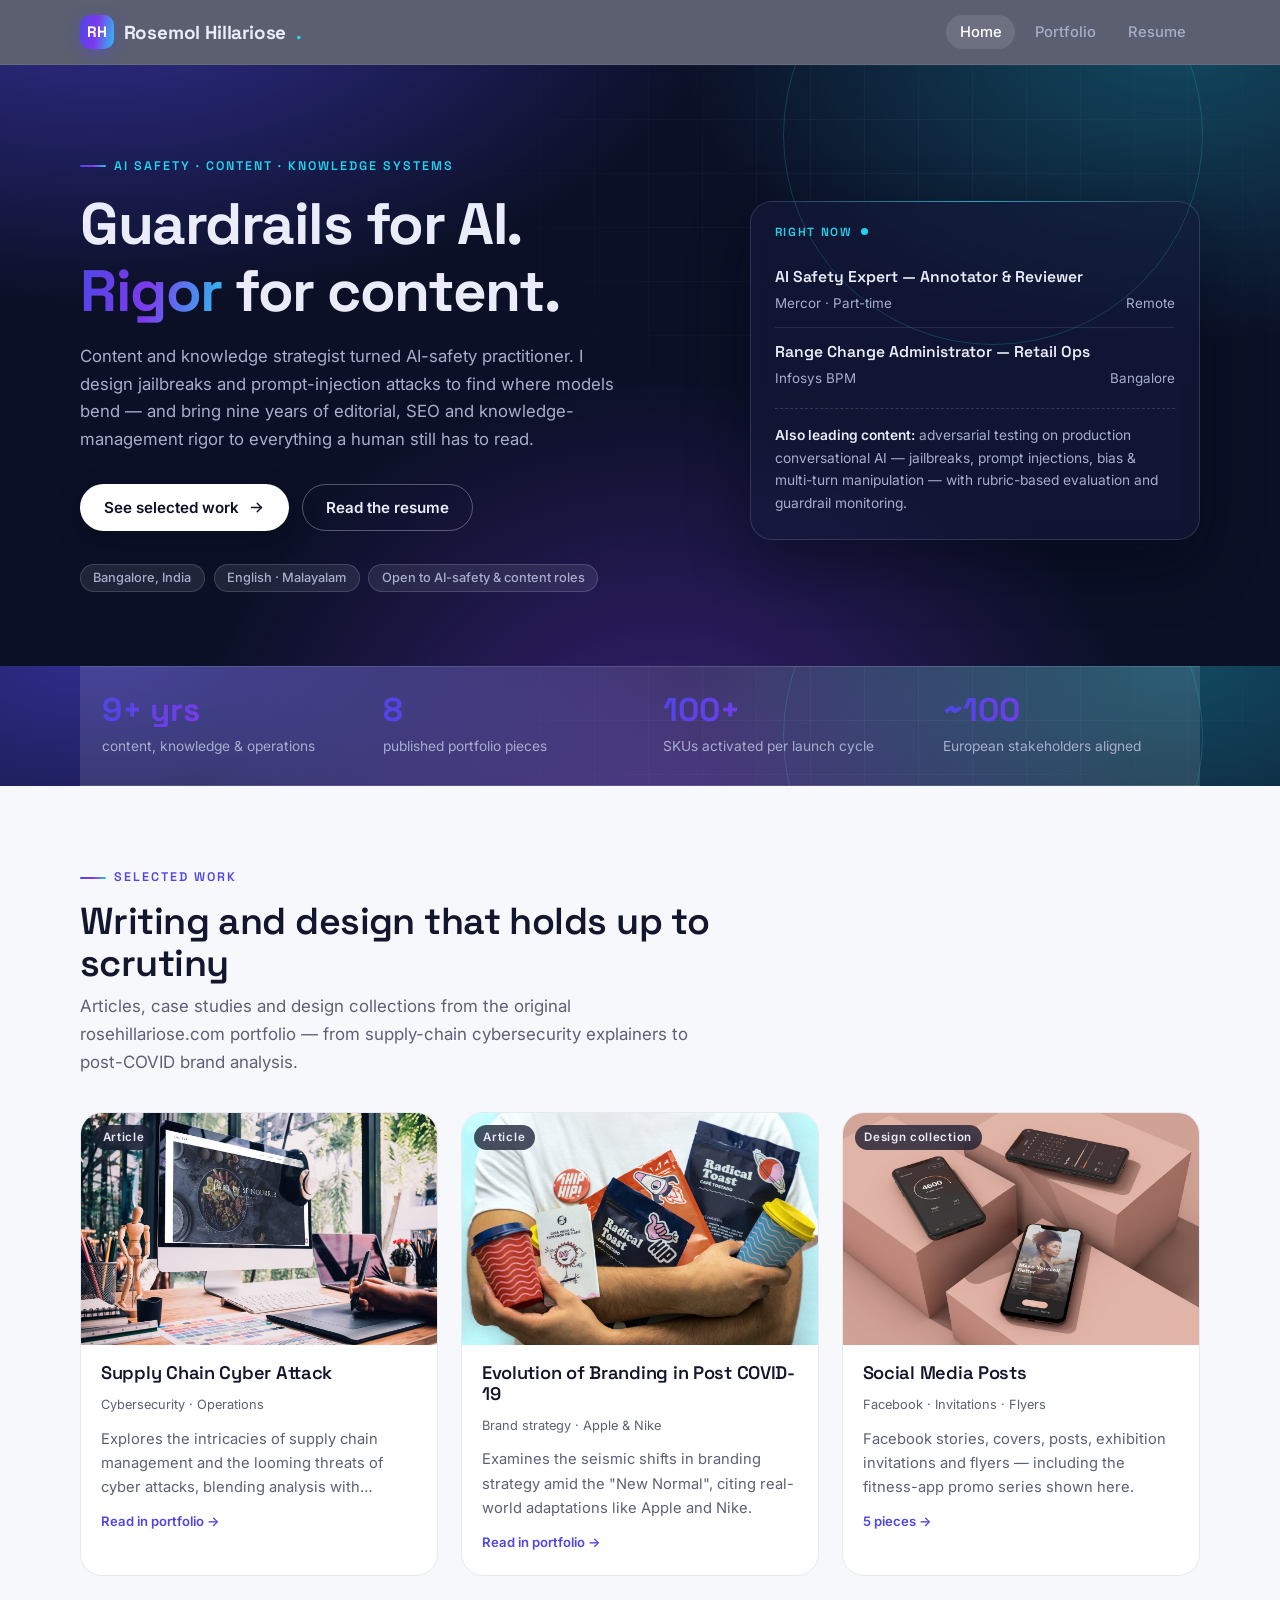
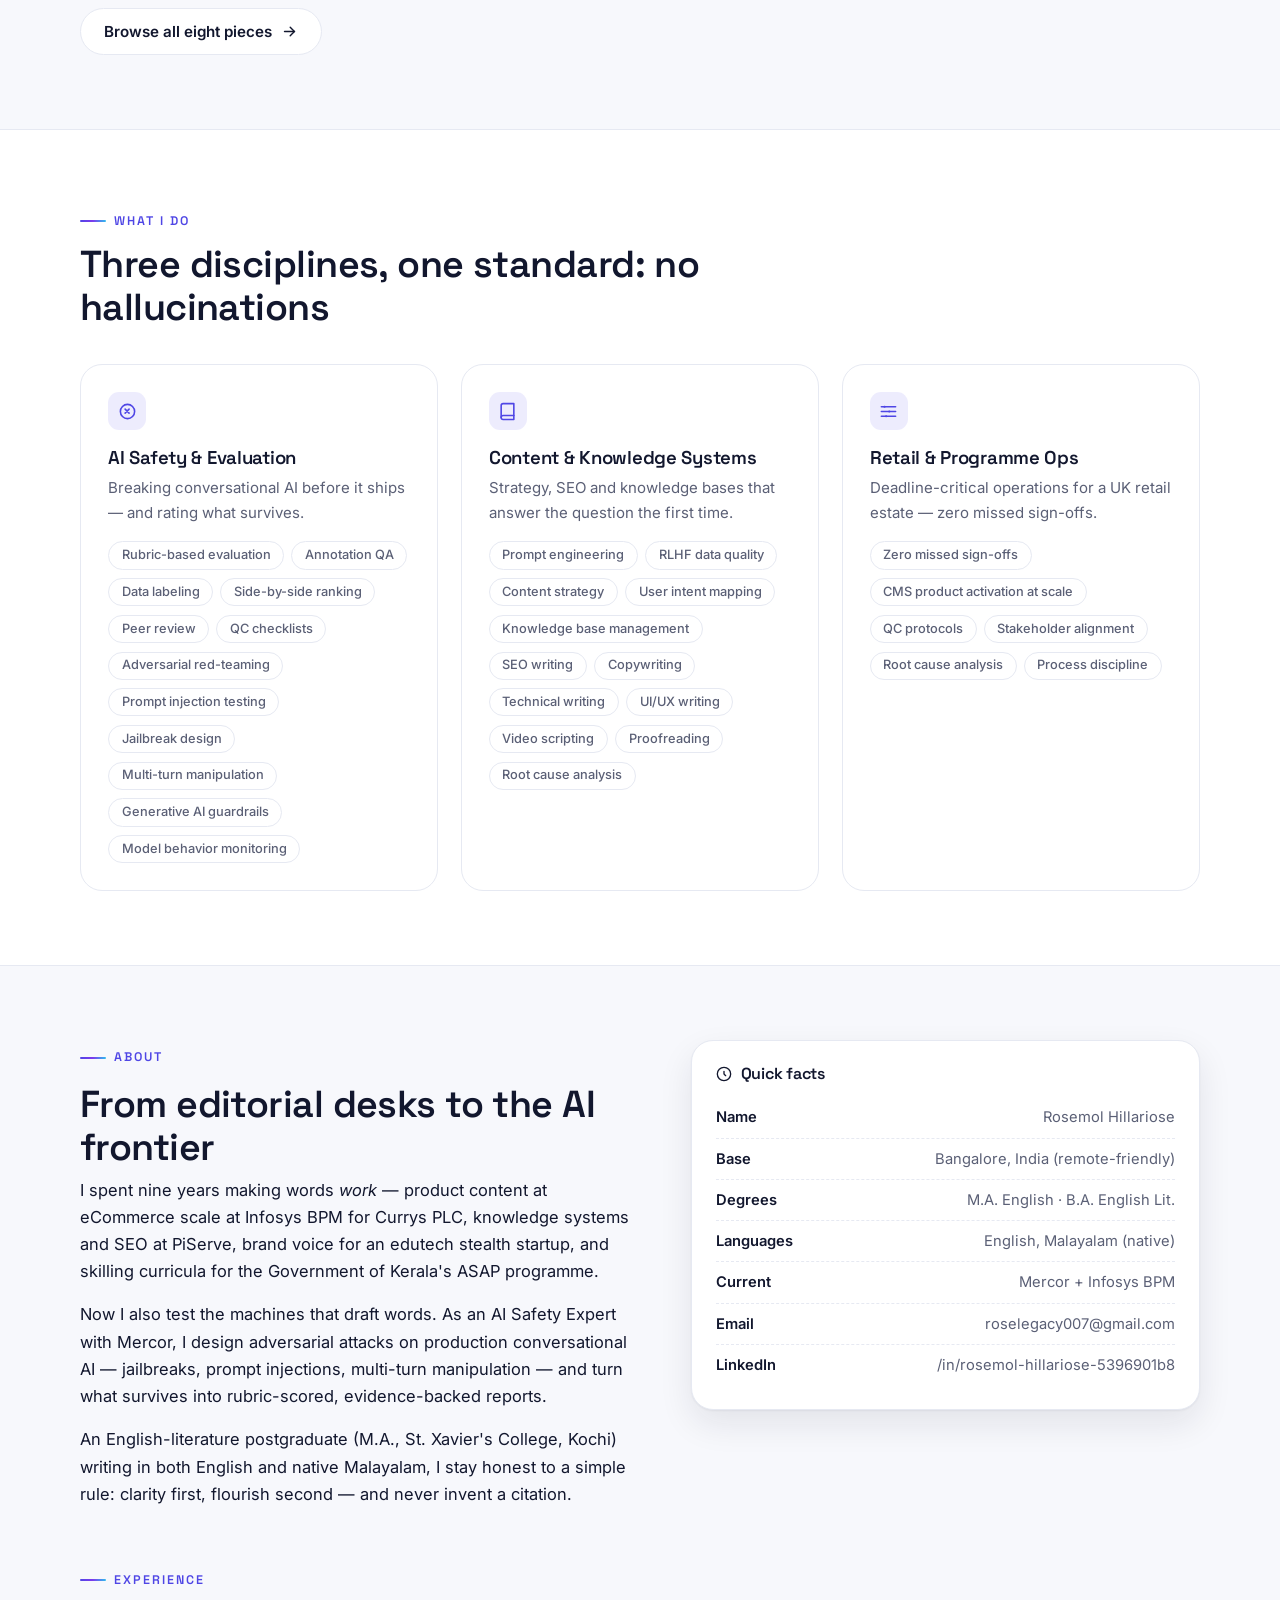
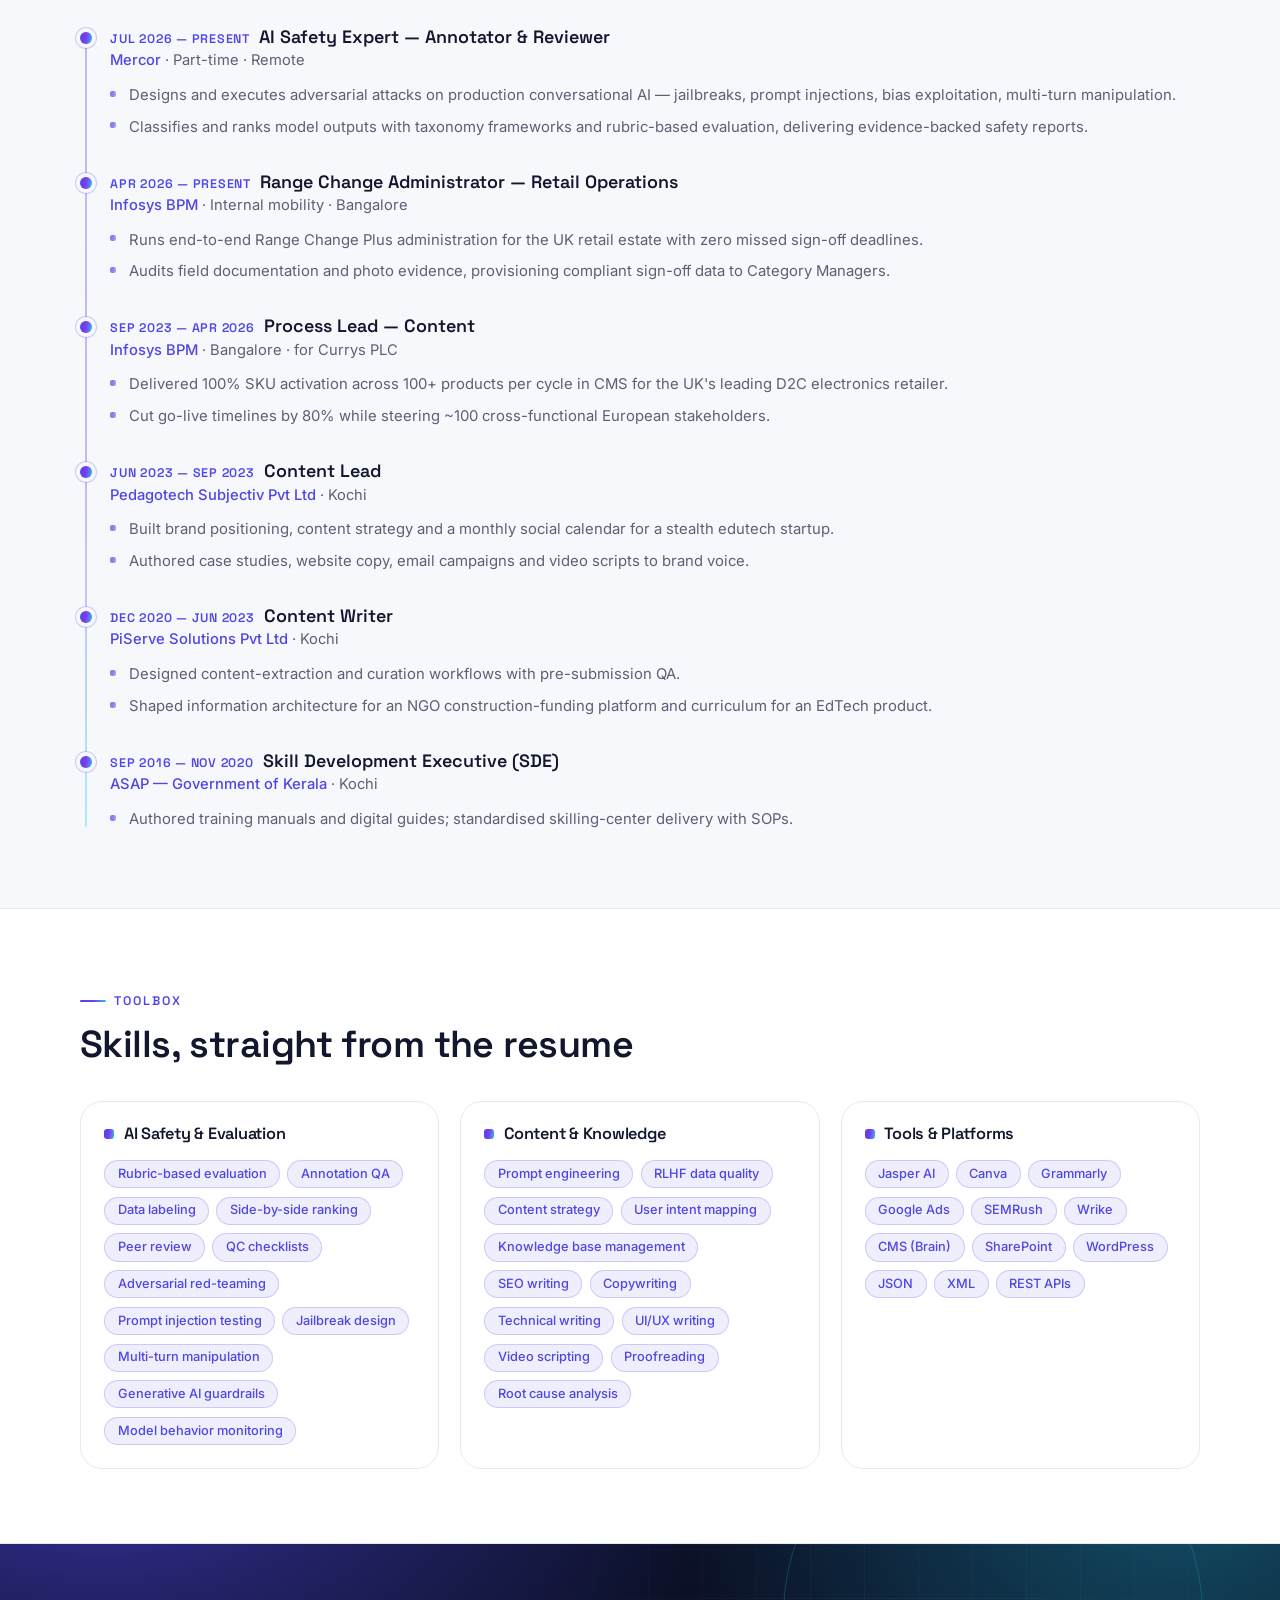
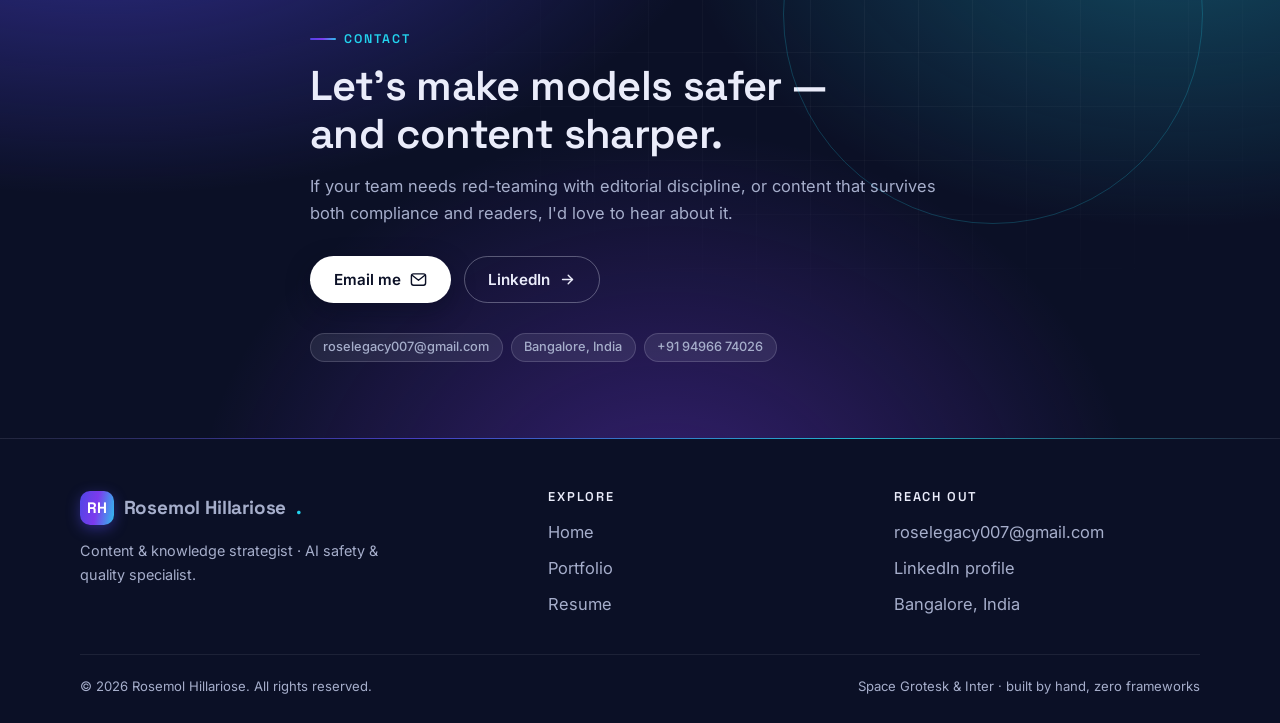
<file: index.html>
<!DOCTYPE html>
<html lang="en">
<head>
<meta charset="utf-8">
<meta name="viewport" content="width=device-width, initial-scale=1">
<title>Rosemol Hillariose — Content & Knowledge Strategist | AI Safety & Quality Specialist</title>
<meta name="description" content="AI safety specialist and content strategist. Adversarial red-teaming, prompt-injection testing and guardrail monitoring — plus 9+ years of content, SEO and knowledge management in eCommerce operations.">
<meta property="og:type" content="website">
<meta property="og:title" content="Rosemol Hillariose — Content & Knowledge Strategist">
<meta property="og:description" content="Guardrails for AI. Rigor for content. AI-safety red-teaming, knowledge management and editorial depth from Bangalore, India.">
<meta property="og:image" content="https://rosehillariose.github.io/assets/img/og-cover.jpg">
<meta name="twitter:card" content="summary_large_image">
<link rel="preconnect" href="https://fonts.googleapis.com">
<link rel="preconnect" href="https://fonts.gstatic.com" crossorigin>
<link href="https://fonts.googleapis.com/css2?family=Inter:wght@400;500;600;700&family=Space+Grotesk:wght@500;600;700&display=swap" rel="stylesheet">
<link rel="stylesheet" href="assets/css/style.css">
<link rel="icon" type="image/svg+xml" href="assets/favicon.svg">
<script type="application/ld+json">
{
  "@context": "https://schema.org",
  "@type": "Person",
  "name": "Rosemol Hillariose",
  "jobTitle": "Content & Knowledge Strategist | AI Safety & Quality Specialist",
  "email": "mailto:roselegacy007@gmail.com",
  "telephone": "+91 9496674026",
  "url": "https://rosehillariose.com",
  "sameAs": ["https://www.linkedin.com/in/rosemol-hillariose-5396901b8"],
  "address": {"@type": "PostalAddress", "addressLocality": "Bangalore", "addressRegion": "Karnataka", "addressCountry": "IN"},
  "alumniOf": {"@type": "CollegeOrUniversity", "name": "St. Xavier's College For Women, Kochi"},
  "knowsLanguage": ["en", "ml"]
}
</script>
</head>
<body>
<a class="skip" href="#main">Skip to content</a>
<header class="site-header">
  <div class="container header-in">
    <a class="brand" href="index.html" aria-label="Rosemol Hillariose — home"><span class="brand-mark">RH</span>Rosemol Hillariose<i>.</i></a>
    <nav class="main-nav" aria-label="Primary">
      <a href="index.html" class="active" aria-current="page">Home</a>
      <a href="portfolio.html">Portfolio</a>
      <a href="resume.html">Resume</a>
    </nav>
    <button class="nav-toggle" aria-expanded="false" aria-label="Toggle navigation"><span></span><span></span><span></span></button>
  </div>
</header>
<main id="main">
<!-- HERO -->
<section class="aurora hero">
  <div class="container hero-grid">
    <div data-reveal>
      <span class="kicker" style="color:#22D3EE">AI Safety · Content · Knowledge Systems</span>
      <h1 style="margin-top:1rem">Guardrails for AI.<br><span class="grad-text">Rigor</span> for content.</h1>
      <p class="lead">Content and knowledge strategist turned AI-safety practitioner. I design jailbreaks and prompt-injection attacks to find where models bend — and bring nine years of editorial, SEO and knowledge-management rigor to everything a human still has to read.</p>
      <div class="hero-cta">
        <a class="btn btn-light" href="portfolio.html">See selected work
          <svg viewBox="0 0 24 24" fill="none" stroke="currentColor" stroke-width="2" stroke-linecap="round" stroke-linejoin="round" aria-hidden="true"><path d="M5 12h14"/><path d="m13 6 6 6-6 6"/></svg>
        </a>
        <a class="btn btn-ghost" href="resume.html">Read the resume</a>
      </div>
      <div class="facets">
        <span class="chip chip-dark">Bangalore, India</span>
        <span class="chip chip-dark">English · Malayalam</span>
        <span class="chip chip-dark">Open to AI-safety & content roles</span>
      </div>
    </div>
    <aside class="now-card" data-reveal style="--d:150ms" aria-label="Currently">
      <div class="now-label">Right now</div>
      <div class="now-item">
        <div class="now-role">AI Safety Expert — Annotator & Reviewer</div>
        <div class="now-org"><span>Mercor · Part-time</span><span>Remote</span></div>
      </div>
      <div class="now-item">
        <div class="now-role">Range Change Administrator — Retail Ops</div>
        <div class="now-org"><span>Infosys BPM</span><span>Bangalore</span></div>
      </div>
      <p class="now-note"><strong>Also leading content:</strong> adversarial testing on production conversational AI — jailbreaks, prompt injections, bias & multi-turn manipulation — with rubric-based evaluation and guardrail monitoring.</p>
    </aside>
  </div>
</section>
<!-- STATS -->
<div class="aurora" style="padding:0">
  <div class="container">
    <div class="stats" data-reveal>
      <div class="stat"><b>9+ yrs</b><span>content, knowledge & operations</span></div>
      <div class="stat"><b>8</b><span>published portfolio pieces</span></div>
      <div class="stat"><b>100+</b><span>SKUs activated per launch cycle</span></div>
      <div class="stat"><b>~100</b><span>European stakeholders aligned</span></div>
    </div>
  </div>
</div>
<!-- FEATURED WORK -->
<section class="section">
  <div class="container">
    <div class="section-head" data-reveal>
      <span class="kicker">Selected work</span>
      <h2>Writing and design that holds up to scrutiny</h2>
      <p class="lead">Articles, case studies and design collections from the original rosehillariose.com portfolio — from supply-chain cybersecurity explainers to post-COVID brand analysis.</p>
    </div>
    <div class="grid grid-3" style="margin-top:2.2rem">
      <a class="work-card" data-reveal href="portfolio.html#supply-chain">
        <span class="work-media">
          <img src="assets/img/supply-chain.jpg" alt="Design studio desk with a monitor showing an editorial website" loading="lazy">
          <span class="work-type">Article</span>
        </span>
        <span class="work-body">
          <h3>Supply Chain Cyber Attack</h3>
          <span class="work-meta">Cybersecurity · Operations</span>
          <span class="work-excerpt">Explores the intricacies of supply chain management and the looming threats of cyber attacks, blending analysis with actionable, prescriptive measures.</span>
          <span class="work-count">Read in portfolio →</span>
        </span>
      </a>
      <a class="work-card" data-reveal style="--d:90ms" href="portfolio.html#evolution-branding">
        <span class="work-media">
          <img src="assets/img/evolution-branding.jpg" alt="Bold snack packaging — Radical Toast chip bags" loading="lazy">
          <span class="work-type">Article</span>
        </span>
        <span class="work-body">
          <h3>Evolution of Branding in Post COVID-19</h3>
          <span class="work-meta">Brand strategy · Apple &amp; Nike</span>
          <span class="work-excerpt">Examines the seismic shifts in branding strategy amid the "New Normal", citing real-world adaptations like Apple and Nike.</span>
          <span class="work-count">Read in portfolio →</span>
        </span>
      </a>
      <a class="work-card" data-reveal style="--d:180ms" href="portfolio.html#sm-posts">
        <span class="work-media">
          <img src="assets/img/sm-posts.jpg" alt="Social media design — phone mockups on pink pedestals" loading="lazy">
          <span class="work-type">Design collection</span>
        </span>
        <span class="work-body">
          <h3>Social Media Posts</h3>
          <span class="work-meta">Facebook · Invitations · Flyers</span>
          <span class="work-excerpt">Facebook stories, covers, posts, exhibition invitations and flyers — including the fitness-app promo series shown here.</span>
          <span class="work-count">5 pieces →</span>
        </span>
      </a>
    </div>
    <div data-reveal style="margin-top:2rem">
      <a class="btn btn-line" href="portfolio.html">Browse all eight pieces
        <svg viewBox="0 0 24 24" fill="none" stroke="currentColor" stroke-width="2" stroke-linecap="round" stroke-linejoin="round" aria-hidden="true"><path d="M5 12h14"/><path d="m13 6 6 6-6 6"/></svg>
      </a>
    </div>
  </div>
</section>
<!-- WHAT I DO -->
<section class="section" style="background:#fff;border-block:1px solid var(--line)">
  <div class="container">
    <div class="section-head" data-reveal>
      <span class="kicker">What I do</span>
      <h2>Three disciplines, one standard: no hallucinations</h2>
    </div>
    <div class="grid grid-3" style="margin-top:2.2rem">
      <article class="service" data-reveal>
        <div class="service-icon" aria-hidden="true"><svg viewBox="0 0 24 24" fill="none" stroke="currentColor" stroke-width="2" stroke-linecap="round" stroke-linejoin="round"><circle cx="12" cy="12" r="9"/><path d="m9 9 5 5M14 9l-5 5"/></svg></div>
        <h3>AI Safety & Evaluation</h3>
        <p>Breaking conversational AI before it ships — and rating what survives.</p>
        <ul id="svc1" class="skill-tags"></ul>
      </article>
      <article class="service" data-reveal style="--d:90ms">
        <div class="service-icon" aria-hidden="true"><svg viewBox="0 0 24 24" fill="none" stroke="currentColor" stroke-width="2" stroke-linecap="round" stroke-linejoin="round"><path d="M4 19.5A2.5 2.5 0 0 1 6.5 17H20"/><path d="M6.5 2H20v20H6.5A2.5 2.5 0 0 1 4 19.5v-15A2.5 2.5 0 0 1 6.5 2z"/></svg></div>
        <h3>Content & Knowledge Systems</h3>
        <p>Strategy, SEO and knowledge bases that answer the question the first time.</p>
        <ul id="svc2" class="skill-tags"></ul>
      </article>
      <article class="service" data-reveal style="--d:180ms">
        <div class="service-icon" aria-hidden="true"><svg viewBox="0 0 24 24" fill="none" stroke="currentColor" stroke-width="2" stroke-linecap="round" stroke-linejoin="round"><path d="M3 6h18"/><path d="M3 12h18"/><path d="M3 18h18"/><circle cx="7" cy="6" r="1.4" fill="currentColor" stroke="none"/><circle cx="13" cy="12" r="1.4" fill="currentColor" stroke="none"/><circle cx="9" cy="18" r="1.4" fill="currentColor" stroke="none"/></svg></div>
        <h3>Retail & Programme Ops</h3>
        <p>Deadline-critical operations for a UK retail estate — zero missed sign-offs.</p>
        <ul id="svc3" class="skill-tags"></ul>
      </article>
    </div>
  </div>
</section>
<!-- ABOUT + TIMELINE -->
<section class="section" id="about">
  <div class="container">
    <div class="split">
      <div class="about-copy" data-reveal>
        <span class="kicker">About</span>
        <h2 style="margin-top:1rem">From editorial desks to the AI frontier</h2>
        <p>I spent nine years making words <em>work</em> — product content at eCommerce scale at Infosys BPM for Currys PLC, knowledge systems and SEO at PiServe, brand voice for an edutech stealth startup, and skilling curricula for the Government of Kerala's ASAP programme.</p>
        <p>Now I also test the machines that draft words. As an AI Safety Expert with Mercor, I design adversarial attacks on production conversational AI — jailbreaks, prompt injections, multi-turn manipulation — and turn what survives into rubric-scored, evidence-backed reports.</p>
        <p>An English-literature postgraduate (M.A., St. Xavier's College, Kochi) writing in both English and native Malayalam, I stay honest to a simple rule: clarity first, flourish second — and never invent a citation.</p>
      </div>
      <aside class="side-card" data-reveal style="--d:120ms">
        <h3><svg width="16" height="16" viewBox="0 0 24 24" fill="none" stroke="currentColor" stroke-width="2" stroke-linecap="round" aria-hidden="true"><circle cx="12" cy="12" r="10"/><path d="M12 8v4l2.5 2.5"/></svg>Quick facts</h3>
        <div class="kv"><b>Name</b><span>Rosemol Hillariose</span></div>
        <div class="kv"><b>Base</b><span>Bangalore, India (remote-friendly)</span></div>
        <div class="kv"><b>Degrees</b><span>M.A. English · B.A. English Lit.</span></div>
        <div class="kv"><b>Languages</b><span>English, Malayalam (native)</span></div>
        <div class="kv"><b>Current</b><span>Mercor + Infosys BPM</span></div>
        <div class="kv"><b>Email</b><span>roselegacy007@gmail.com</span></div>
        <div class="kv"><b>LinkedIn</b><span>/in/rosemol-hillariose-5396901b8</span></div>
      </aside>
    </div>
    <div style="margin-top:3.4rem">
      <span class="kicker" data-reveal>Experience</span>
      <div class="timeline">
        <div class="t-item" data-reveal>
          <div class="t-head"><span class="t-when">Jul 2026 — Present</span><span class="t-role">AI Safety Expert — Annotator & Reviewer</span></div>
          <div class="t-org"><em>Mercor</em> · Part-time · Remote</div>
          <ul class="t-list"><li>Designs and executes adversarial attacks on production conversational AI — jailbreaks, prompt injections, bias exploitation, multi-turn manipulation.</li><li>Classifies and ranks model outputs with taxonomy frameworks and rubric-based evaluation, delivering evidence-backed safety reports.</li></ul>
        </div>
        <div class="t-item" data-reveal>
          <div class="t-head"><span class="t-when">Apr 2026 — Present</span><span class="t-role">Range Change Administrator — Retail Operations</span></div>
          <div class="t-org"><em>Infosys BPM</em> · Internal mobility · Bangalore</div>
          <ul class="t-list"><li>Runs end-to-end Range Change Plus administration for the UK retail estate with zero missed sign-off deadlines.</li><li>Audits field documentation and photo evidence, provisioning compliant sign-off data to Category Managers.</li></ul>
        </div>
        <div class="t-item" data-reveal>
          <div class="t-head"><span class="t-when">Sep 2023 — Apr 2026</span><span class="t-role">Process Lead — Content</span></div>
          <div class="t-org"><em>Infosys BPM</em> · Bangalore · for Currys PLC</div>
          <ul class="t-list"><li>Delivered 100% SKU activation across 100+ products per cycle in CMS for the UK's leading D2C electronics retailer.</li><li>Cut go-live timelines by 80% while steering ~100 cross-functional European stakeholders.</li></ul>
        </div>
        <div class="t-item" data-reveal>
          <div class="t-head"><span class="t-when">Jun 2023 — Sep 2023</span><span class="t-role">Content Lead</span></div>
          <div class="t-org"><em>Pedagotech Subjectiv Pvt Ltd</em> · Kochi</div>
          <ul class="t-list"><li>Built brand positioning, content strategy and a monthly social calendar for a stealth edutech startup.</li><li>Authored case studies, website copy, email campaigns and video scripts to brand voice.</li></ul>
        </div>
        <div class="t-item" data-reveal>
          <div class="t-head"><span class="t-when">Dec 2020 — Jun 2023</span><span class="t-role">Content Writer</span></div>
          <div class="t-org"><em>PiServe Solutions Pvt Ltd</em> · Kochi</div>
          <ul class="t-list"><li>Designed content-extraction and curation workflows with pre-submission QA.</li><li>Shaped information architecture for an NGO construction-funding platform and curriculum for an EdTech product.</li></ul>
        </div>
        <div class="t-item" data-reveal>
          <div class="t-head"><span class="t-when">Sep 2016 — Nov 2020</span><span class="t-role">Skill Development Executive (SDE)</span></div>
          <div class="t-org"><em>ASAP — Government of Kerala</em> · Kochi</div>
          <ul class="t-list"><li>Authored training manuals and digital guides; standardised skilling-center delivery with SOPs.</li></ul>
        </div>
      </div>
    </div>
  </div>
</section>
<!-- SKILLS -->
<section class="section" style="background:#fff;border-block:1px solid var(--line)">
  <div class="container">
    <div class="section-head" data-reveal>
      <span class="kicker">Toolbox</span>
      <h2>Skills, straight from the resume</h2>
    </div>
    <div class="skills-grid" style="margin-top:2.2rem">
      <div class="skill-card" data-reveal><h3><span class="skill-dot"></span>AI Safety & Evaluation</h3><ul id="sk1" class="skill-tags"></ul></div>
      <div class="skill-card" data-reveal style="--d:90ms"><h3><span class="skill-dot"></span>Content & Knowledge</h3><ul id="sk2" class="skill-tags"></ul></div>
      <div class="skill-card" data-reveal style="--d:180ms"><h3><span class="skill-dot"></span>Tools & Platforms</h3><ul id="sk3" class="skill-tags"></ul></div>
    </div>
  </div>
</section>
<!-- CONTACT -->
<section class="aurora cta-band">
  <div class="container cta-in" data-reveal>
    <span class="kicker" style="color:#22D3EE">Contact</span>
    <h2 style="margin-top:.9rem">Let's make models safer —<br>and content sharper.</h2>
    <p>If your team needs red-teaming with editorial discipline, or content that survives both compliance and readers, I'd love to hear about it.</p>
    <div class="cta-buttons">
      <a class="btn btn-light" href="mailto:roselegacy007@gmail.com?subject=Saying%20hi%20from%20your%20portfolio">Email me
        <svg viewBox="0 0 24 24" fill="none" stroke="currentColor" stroke-width="2" stroke-linecap="round" stroke-linejoin="round" aria-hidden="true"><rect x="2" y="4" width="20" height="16" rx="3"/><path d="m3 6 9 7 9-7"/></svg>
      </a>
      <a class="btn btn-ghost" href="https://www.linkedin.com/in/rosemol-hillariose-5396901b8" target="_blank" rel="noopener">LinkedIn
        <svg viewBox="0 0 24 24" fill="none" stroke="currentColor" stroke-width="2" stroke-linecap="round" stroke-linejoin="round" aria-hidden="true"><path d="M5 12h14"/><path d="m13 6 6 6-6 6"/></svg>
      </a>
    </div>
    <div class="cta-facts">
      <span class="chip chip-dark">roselegacy007@gmail.com</span>
      <span class="chip chip-dark">Bangalore, India</span>
      <span class="chip chip-dark">+91 94966 74026</span>
    </div>
  </div>
</section>
</main>
<footer class="site-footer">
  <div class="container">
    <div class="footer-grid">
      <div>
        <a class="brand" href="index.html"><span class="brand-mark">RH</span>Rosemol Hillariose<i>.</i></a>
        <p class="footer-blurb">Content & knowledge strategist · AI safety & quality specialist.</p>
      </div>
      <div>
        <h4>Explore</h4>
        <ul>
          <li><a href="index.html">Home</a></li>
          <li><a href="portfolio.html">Portfolio</a></li>
          <li><a href="resume.html">Resume</a></li>
        </ul>
      </div>
      <div>
        <h4>Reach out</h4>
        <ul>
          <li><a href="mailto:roselegacy007@gmail.com">roselegacy007@gmail.com</a></li>
          <li><a href="https://www.linkedin.com/in/rosemol-hillariose-5396901b8" target="_blank" rel="noopener">LinkedIn profile</a></li>
          <li>Bangalore, India</li>
        </ul>
      </div>
    </div>
    <div class="footer-bottom">
      <span>© <span data-year>2026</span> Rosemol Hillariose. All rights reserved.</span>
      <span>Space Grotesk &amp; Inter · built by hand, zero frameworks</span>
    </div>
  </div>
</footer>
<script src="assets/js/main.js" defer></script>
<script src="assets/js/index-extras.js" defer></script>
</body>
</html>
</file>
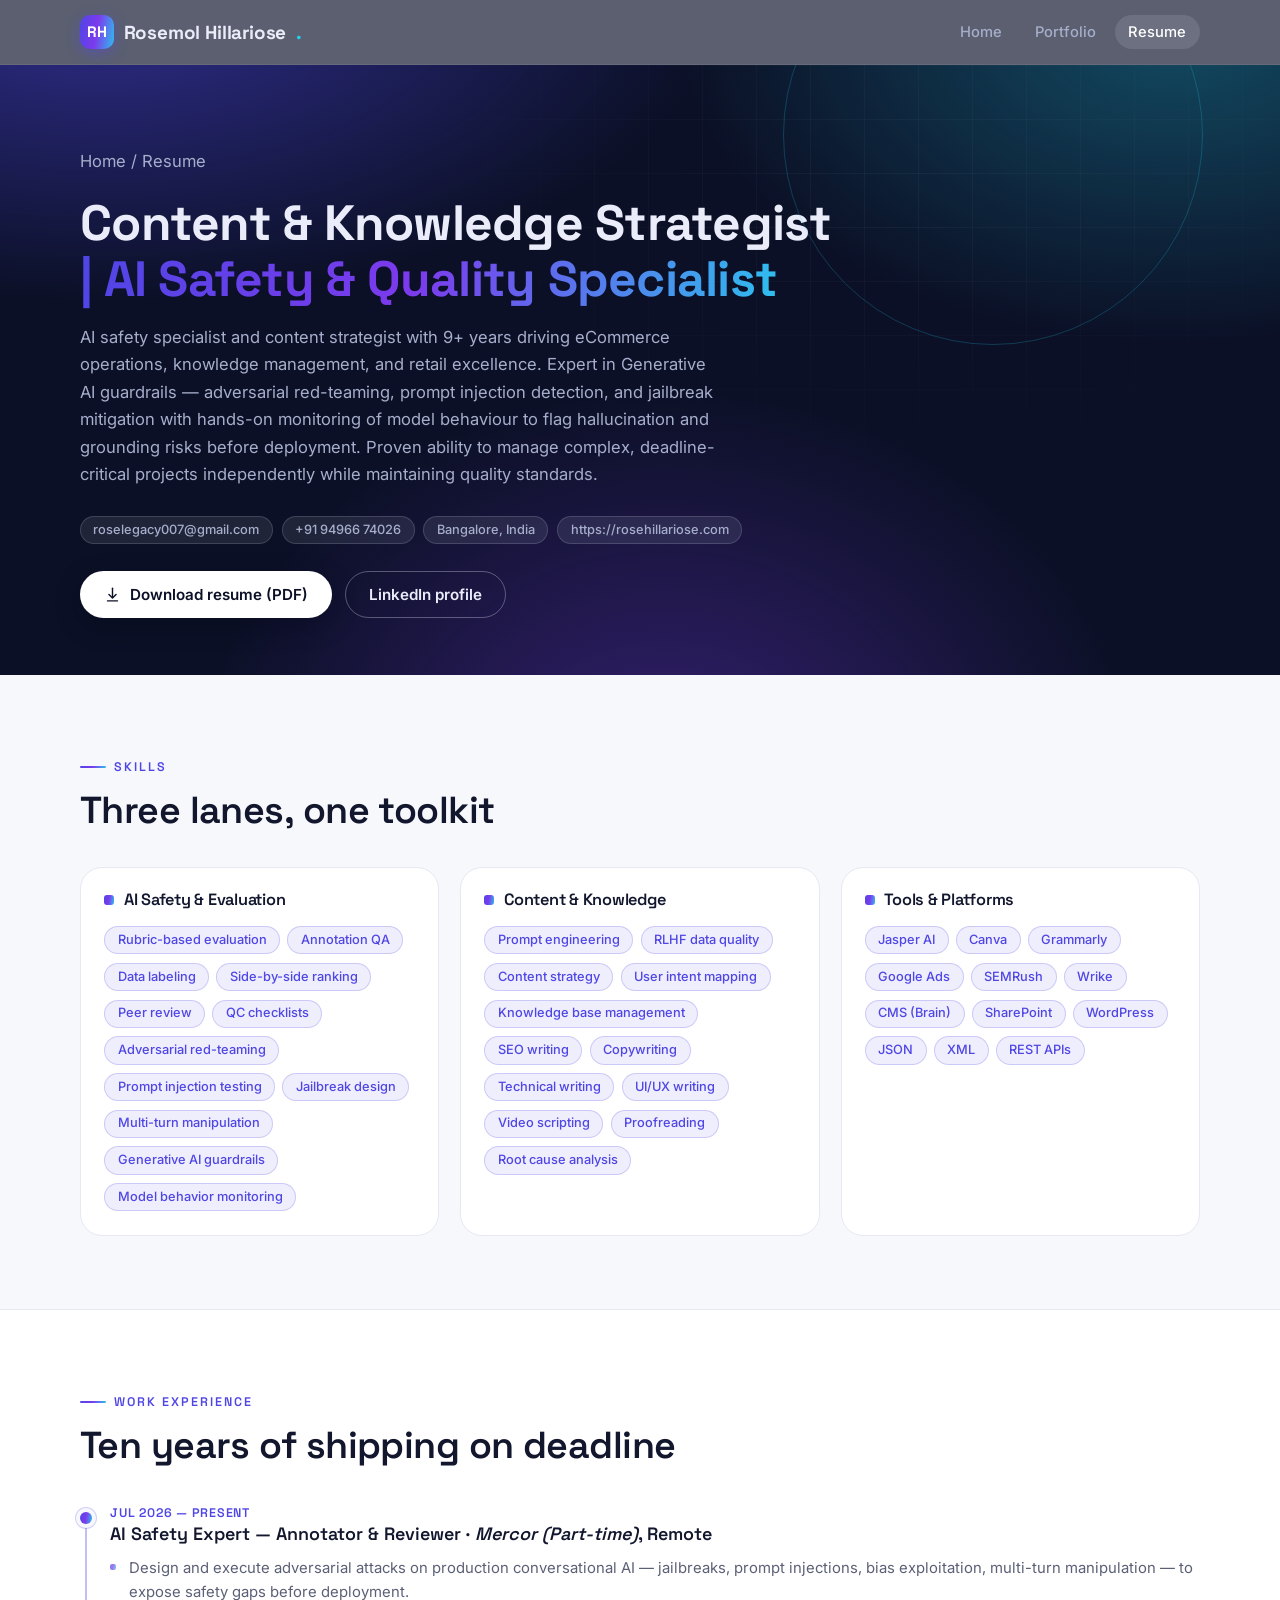
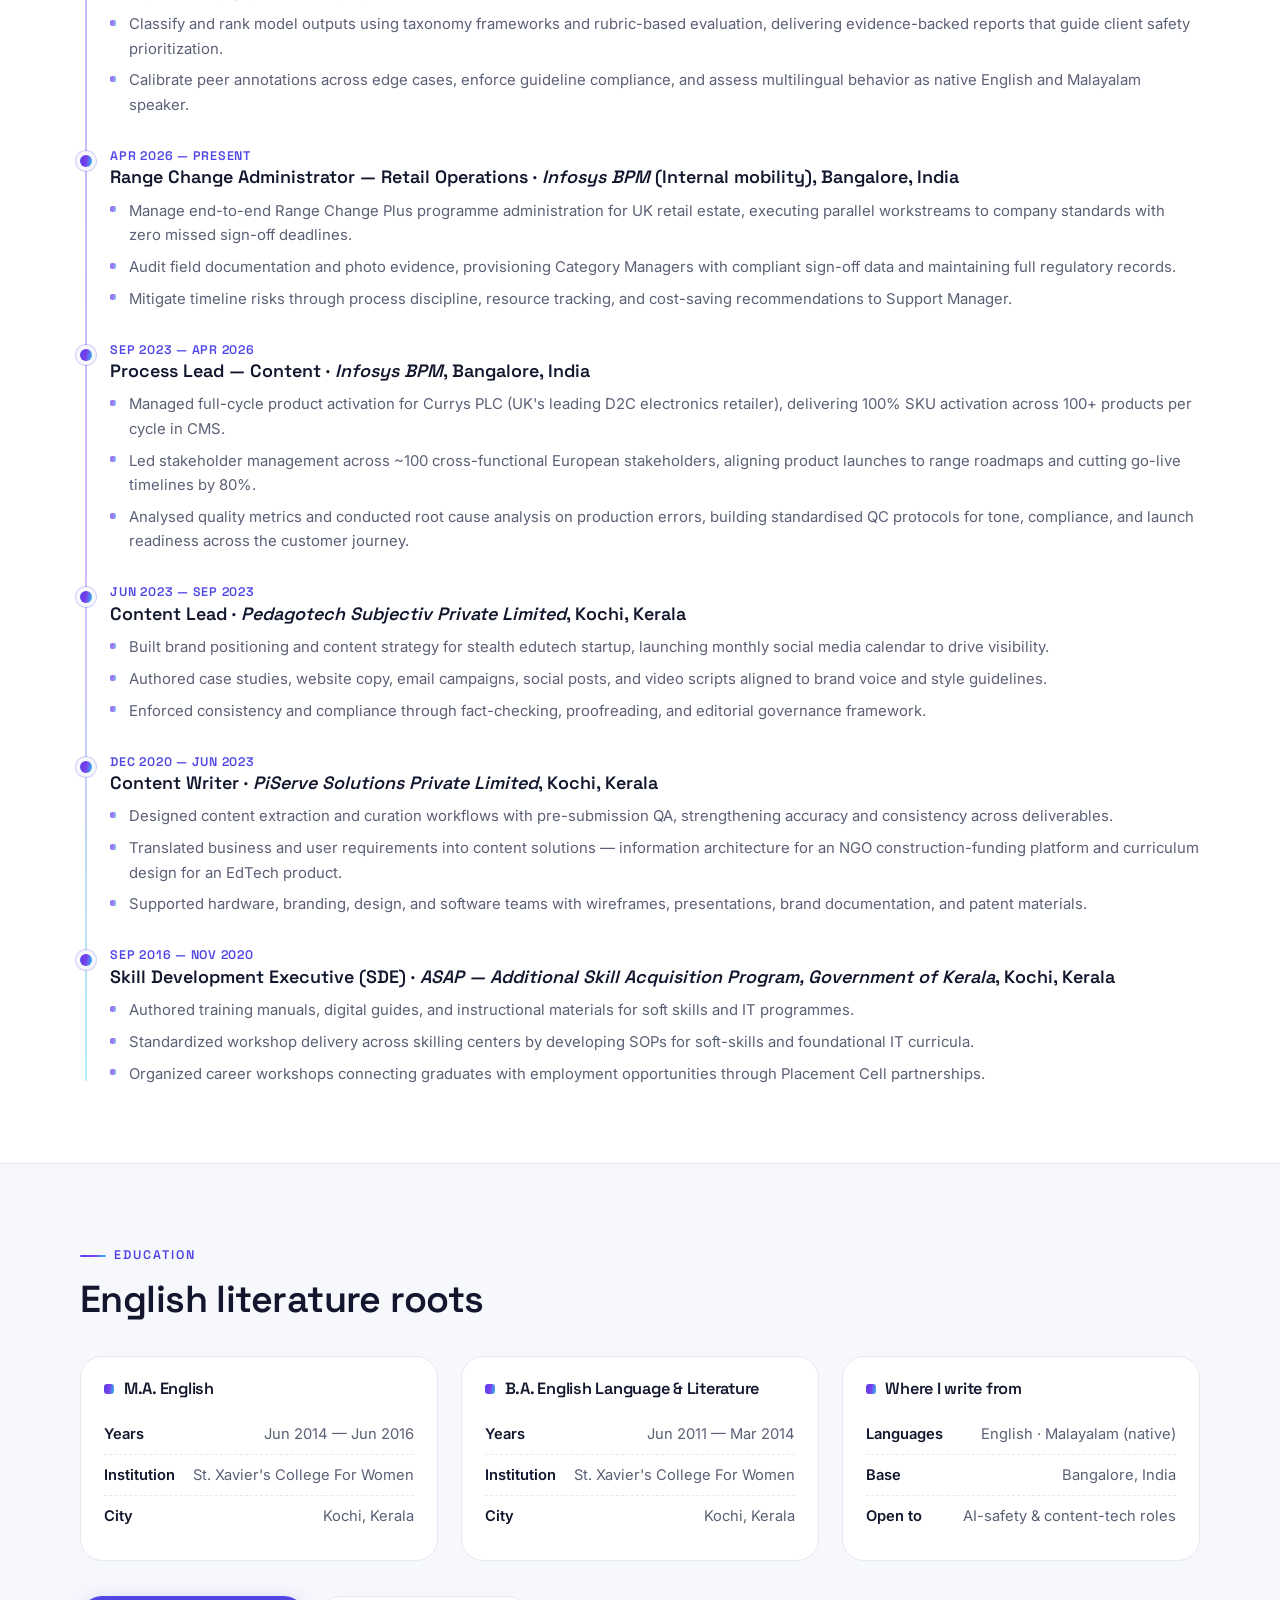
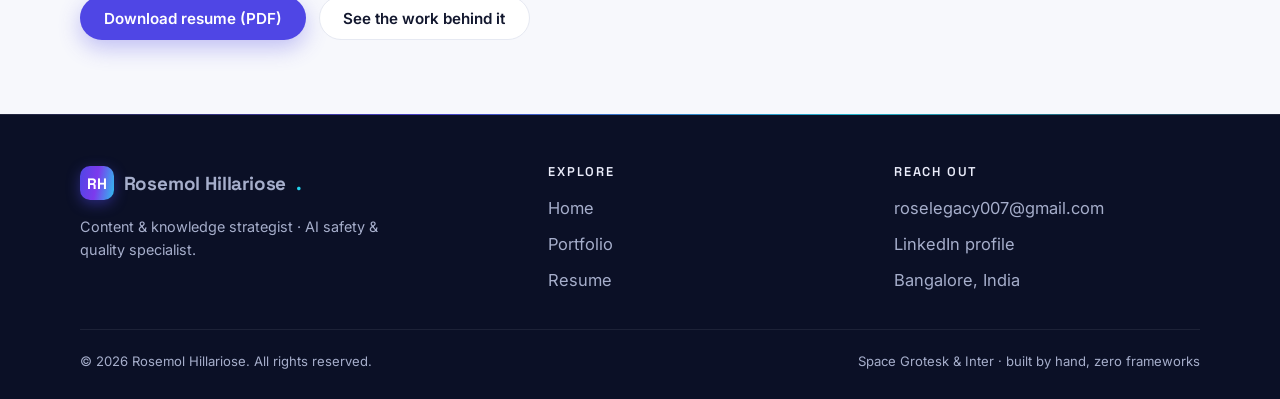
<file: resume.html>
<!DOCTYPE html>
<html lang="en">
<head>
<meta charset="utf-8">
<meta name="viewport" content="width=device-width, initial-scale=1">
<title>Resume — Rosemol Hillariose</title>
<meta name="description" content="Resume of Rosemol Hillariose — Content & Knowledge Strategist and AI Safety & Quality Specialist. Adversarial red-teaming, annotation QA, eCommerce content operations, SEO and knowledge management.">
<meta property="og:type" content="website">
<meta property="og:title" content="Resume — Rosemol Hillariose">
<meta property="og:description" content="AI safety and quality specialist with 9+ years in content, knowledge management and eCommerce operations.">
<meta property="og:image" content="https://rosehillariose.github.io/assets/img/og-cover.jpg">
<meta name="twitter:card" content="summary_large_image">
<link rel="preconnect" href="https://fonts.googleapis.com">
<link rel="preconnect" href="https://fonts.gstatic.com" crossorigin>
<link href="https://fonts.googleapis.com/css2?family=Inter:wght@400;500;600;700&family=Space+Grotesk:wght@500;600;700&display=swap" rel="stylesheet">
<link rel="stylesheet" href="assets/css/style.css">
<link rel="icon" type="image/svg+xml" href="assets/favicon.svg">
</head>
<body>
<a class="skip" href="#main">Skip to content</a>
<header class="site-header">
  <div class="container header-in">
    <a class="brand" href="index.html" aria-label="Rosemol Hillariose — home"><span class="brand-mark">RH</span>Rosemol Hillariose<i>.</i></a>
    <nav class="main-nav" aria-label="Primary">
      <a href="index.html">Home</a>
      <a href="portfolio.html">Portfolio</a>
      <a href="resume.html" class="active" aria-current="page">Resume</a>
    </nav>
    <button class="nav-toggle" aria-expanded="false" aria-label="Toggle navigation"><span></span><span></span><span></span></button>
  </div>
</header>
<main id="main">
<section class="aurora page-hero">
  <div class="container" data-reveal>
    <p class="breadcrumb"><a href="index.html">Home</a> / Resume</p>
    <h1>Content &amp; Knowledge Strategist<br><span class="grad-text">| AI Safety &amp; Quality Specialist</span></h1>
    <p>AI safety specialist and content strategist with 9+ years driving eCommerce operations, knowledge management, and retail excellence. Expert in Generative AI guardrails — adversarial red-teaming, prompt injection detection, and jailbreak mitigation with hands-on monitoring of model behaviour to flag hallucination and grounding risks before deployment. Proven ability to manage complex, deadline-critical projects independently while maintaining quality standards.</p>
    <div class="facets" style="margin-top:1.7rem">
      <span class="chip chip-dark">roselegacy007@gmail.com</span>
      <span class="chip chip-dark">+91 94966 74026</span>
      <span class="chip chip-dark">Bangalore, India</span>
      <span class="chip chip-dark">https://rosehillariose.com</span>
    </div>
    <div class="hero-cta no-print" style="margin-top:1.7rem">
      <a class="btn btn-light" href="assets/Rosemol-Hillariose-Resume.pdf" download>
        <svg viewBox="0 0 24 24" fill="none" stroke="currentColor" stroke-width="2" stroke-linecap="round" stroke-linejoin="round" aria-hidden="true"><path d="M12 3v12"/><path d="m7 12 5 5 5-5"/><path d="M5 21h14"/></svg>
        Download resume (PDF)
      </a>
      <a class="btn btn-ghost" href="https://www.linkedin.com/in/rosemol-hillariose-5396901b8" target="_blank" rel="noopener">LinkedIn profile</a>
    </div>
  </div>
</section>
<!-- SKILLS (mirror of resume) -->
<section class="section">
  <div class="container">
    <div class="section-head" data-reveal>
      <span class="kicker">Skills</span>
      <h2>Three lanes, one toolkit</h2>
    </div>
    <div class="skills-grid" style="margin-top:2.2rem">
      <div class="skill-card" data-reveal><h3><span class="skill-dot"></span>AI Safety &amp; Evaluation</h3><ul id="rsk1" class="skill-tags"></ul></div>
      <div class="skill-card" data-reveal style="--d:90ms"><h3><span class="skill-dot"></span>Content &amp; Knowledge</h3><ul id="rsk2" class="skill-tags"></ul></div>
      <div class="skill-card" data-reveal style="--d:180ms"><h3><span class="skill-dot"></span>Tools &amp; Platforms</h3><ul id="rsk3" class="skill-tags"></ul></div>
    </div>
  </div>
</section>
<!-- EXPERIENCE -->
<section class="section" style="background:#fff;border-block:1px solid var(--line)">
  <div class="container">
    <div class="section-head" data-reveal>
      <span class="kicker">Work experience</span>
      <h2>Ten years of shipping on deadline</h2>
    </div>
    <div class="timeline" style="margin-top:2.4rem;left:0">
      <div class="t-item" data-reveal>
        <div class="t-head"><span class="t-when">Jul 2026 — Present</span></div>
        <div class="t-role">AI Safety Expert — Annotator &amp; Reviewer · <em>Mercor (Part-time)</em>, Remote</div>
        <ul class="t-list">
          <li>Design and execute adversarial attacks on production conversational AI — jailbreaks, prompt injections, bias exploitation, multi-turn manipulation — to expose safety gaps before deployment.</li>
          <li>Classify and rank model outputs using taxonomy frameworks and rubric-based evaluation, delivering evidence-backed reports that guide client safety prioritization.</li>
          <li>Calibrate peer annotations across edge cases, enforce guideline compliance, and assess multilingual behavior as native English and Malayalam speaker.</li>
        </ul>
      </div>
      <div class="t-item" data-reveal>
        <div class="t-head"><span class="t-when">Apr 2026 — Present</span></div>
        <div class="t-role">Range Change Administrator — Retail Operations · <em>Infosys BPM</em> (Internal mobility), Bangalore, India</div>
        <ul class="t-list">
          <li>Manage end-to-end Range Change Plus programme administration for UK retail estate, executing parallel workstreams to company standards with zero missed sign-off deadlines.</li>
          <li>Audit field documentation and photo evidence, provisioning Category Managers with compliant sign-off data and maintaining full regulatory records.</li>
          <li>Mitigate timeline risks through process discipline, resource tracking, and cost-saving recommendations to Support Manager.</li>
        </ul>
      </div>
      <div class="t-item" data-reveal>
        <div class="t-head"><span class="t-when">Sep 2023 — Apr 2026</span></div>
        <div class="t-role">Process Lead — Content · <em>Infosys BPM</em>, Bangalore, India</div>
        <ul class="t-list">
          <li>Managed full-cycle product activation for Currys PLC (UK's leading D2C electronics retailer), delivering 100% SKU activation across 100+ products per cycle in CMS.</li>
          <li>Led stakeholder management across ~100 cross-functional European stakeholders, aligning product launches to range roadmaps and cutting go-live timelines by 80%.</li>
          <li>Analysed quality metrics and conducted root cause analysis on production errors, building standardised QC protocols for tone, compliance, and launch readiness across the customer journey.</li>
        </ul>
      </div>
      <div class="t-item" data-reveal>
        <div class="t-head"><span class="t-when">Jun 2023 — Sep 2023</span></div>
        <div class="t-role">Content Lead · <em>Pedagotech Subjectiv Private Limited</em>, Kochi, Kerala</div>
        <ul class="t-list">
          <li>Built brand positioning and content strategy for stealth edutech startup, launching monthly social media calendar to drive visibility.</li>
          <li>Authored case studies, website copy, email campaigns, social posts, and video scripts aligned to brand voice and style guidelines.</li>
          <li>Enforced consistency and compliance through fact-checking, proofreading, and editorial governance framework.</li>
        </ul>
      </div>
      <div class="t-item" data-reveal>
        <div class="t-head"><span class="t-when">Dec 2020 — Jun 2023</span></div>
        <div class="t-role">Content Writer · <em>PiServe Solutions Private Limited</em>, Kochi, Kerala</div>
        <ul class="t-list">
          <li>Designed content extraction and curation workflows with pre-submission QA, strengthening accuracy and consistency across deliverables.</li>
          <li>Translated business and user requirements into content solutions — information architecture for an NGO construction-funding platform and curriculum design for an EdTech product.</li>
          <li>Supported hardware, branding, design, and software teams with wireframes, presentations, brand documentation, and patent materials.</li>
        </ul>
      </div>
      <div class="t-item" data-reveal>
        <div class="t-head"><span class="t-when">Sep 2016 — Nov 2020</span></div>
        <div class="t-role">Skill Development Executive (SDE) · <em>ASAP — Additional Skill Acquisition Program, Government of Kerala</em>, Kochi, Kerala</div>
        <ul class="t-list">
          <li>Authored training manuals, digital guides, and instructional materials for soft skills and IT programmes.</li>
          <li>Standardized workshop delivery across skilling centers by developing SOPs for soft-skills and foundational IT curricula.</li>
          <li>Organized career workshops connecting graduates with employment opportunities through Placement Cell partnerships.</li>
        </ul>
      </div>
    </div>
  </div>
</section>
<!-- EDUCATION -->
<section class="section">
  <div class="container">
    <div class="section-head" data-reveal>
      <span class="kicker">Education</span>
      <h2>English literature roots</h2>
    </div>
    <div class="grid grid-3" style="margin-top:2.2rem">
      <div class="skill-card" data-reveal>
        <h3><span class="skill-dot"></span>M.A. English</h3>
        <div class="kv"><b>Years</b><span>Jun 2014 — Jun 2016</span></div>
        <div class="kv"><b>Institution</b><span>St. Xavier's College For Women</span></div>
        <div class="kv"><b>City</b><span>Kochi, Kerala</span></div>
      </div>
      <div class="skill-card" data-reveal style="--d:90ms">
        <h3><span class="skill-dot"></span>B.A. English Language &amp; Literature</h3>
        <div class="kv"><b>Years</b><span>Jun 2011 — Mar 2014</span></div>
        <div class="kv"><b>Institution</b><span>St. Xavier's College For Women</span></div>
        <div class="kv"><b>City</b><span>Kochi, Kerala</span></div>
      </div>
      <div class="skill-card" data-reveal style="--d:180ms">
        <h3><span class="skill-dot"></span>Where I write from</h3>
        <div class="kv"><b>Languages</b><span>English · Malayalam (native)</span></div>
        <div class="kv"><b>Base</b><span>Bangalore, India</span></div>
        <div class="kv"><b>Open to</b><span>AI-safety &amp; content-tech roles</span></div>
      </div>
    </div>
    <div class="no-print" data-reveal style="margin-top:2.2rem;display:flex;gap:.8rem;flex-wrap:wrap">
      <a class="btn btn-solid" href="assets/Rosemol-Hillariose-Resume.pdf" download>Download resume (PDF)</a>
      <a class="btn btn-line" href="portfolio.html">See the work behind it</a>
    </div>
  </div>
</section>
</main>
<footer class="site-footer">
  <div class="container">
    <div class="footer-grid">
      <div>
        <a class="brand" href="index.html"><span class="brand-mark">RH</span>Rosemol Hillariose<i>.</i></a>
        <p class="footer-blurb">Content &amp; knowledge strategist · AI safety &amp; quality specialist.</p>
      </div>
      <div>
        <h4>Explore</h4>
        <ul>
          <li><a href="index.html">Home</a></li>
          <li><a href="portfolio.html">Portfolio</a></li>
          <li><a href="resume.html">Resume</a></li>
        </ul>
      </div>
      <div>
        <h4>Reach out</h4>
        <ul>
          <li><a href="mailto:roselegacy007@gmail.com">roselegacy007@gmail.com</a></li>
          <li><a href="https://www.linkedin.com/in/rosemol-hillariose-5396901b8" target="_blank" rel="noopener">LinkedIn profile</a></li>
          <li>Bangalore, India</li>
        </ul>
      </div>
    </div>
    <div class="footer-bottom">
      <span>© <span data-year>2026</span> Rosemol Hillariose. All rights reserved.</span>
      <span>Space Grotesk &amp; Inter · built by hand, zero frameworks</span>
    </div>
  </div>
</footer>
<script src="assets/js/main.js" defer></script>
<script src="assets/js/index-extras.js" defer></script>
</body>
</html>
</file>
<file: assets/css/style.css>
/* Rosemol Hillariose — aurora system (Space Grotesk + Inter) */
*,*::before,*::after{box-sizing:border-box;margin:0;padding:0}
:root{
  --bg:#F7F8FC; --surface:#FFFFFF; --ink:#12172E; --muted:#5B6076;
  --line:#E6E9F2; --line-dark:rgba(234,236,250,.14);
  --indigo:#4F46E5; --indigo-2:#4338CA; --violet:#7C3AED; --cyan:#22D3EE;
  --dark:#0B1026; --dark-2:#141B3D; --on-dark:#EAECFA; --on-dark-muted:#A6AECB;
  --radius:16px; --radius-lg:22px;
  --shadow:0 1px 2px rgba(18,23,46,.05),0 14px 34px rgba(18,23,46,.09);
  --shadow-lift:0 2px 6px rgba(18,23,46,.07),0 22px 44px rgba(18,23,46,.14);
  --grad:linear-gradient(100deg,#4F46E5 0%,#7C3AED 48%,#22D3EE 108%);
  --container:min(1120px,92vw);
  --font-display:"Space Grotesk",system-ui,-apple-system,sans-serif;
  --font-body:"Inter",system-ui,-apple-system,sans-serif;
}
html{scroll-behavior:smooth}
body{font-family:var(--font-body);background:var(--bg);color:var(--ink);line-height:1.65;font-size:16.5px;-webkit-font-smoothing:antialiased}
img{display:block;max-width:100%;height:auto}
a{color:var(--indigo);text-decoration:none}
.container{width:var(--container);margin-inline:auto}
.section{padding:4.6rem 0}
.section-head{max-width:680px}
.kicker{display:inline-flex;align-items:center;gap:.5rem;font:600 .78rem/1 var(--font-display);letter-spacing:.16em;text-transform:uppercase;color:var(--indigo)}
.kicker::before{content:"";width:26px;height:2px;background:var(--grad);border-radius:2px}
h1,h2,h3,h4{font-family:var(--font-display);line-height:1.14;letter-spacing:-.015em}
h2{font-size:clamp(1.7rem,3.4vw,2.35rem);font-weight:600;margin:.8rem 0 .5rem}
.lead{color:var(--muted);font-size:1.06rem;max-width:620px}
.grad-text{background:var(--grad);-webkit-background-clip:text;background-clip:text;color:transparent}
:focus-visible{outline:2px solid var(--cyan);outline-offset:3px;border-radius:4px}
.skip{position:absolute;left:-9999px;top:0;background:var(--dark);color:var(--on-dark);padding:.7rem 1.1rem;border-radius:0 0 10px 0;z-index:99}
.skip:focus{left:0}

/* buttons */
.btn{display:inline-flex;align-items:center;gap:.55rem;font:600 .95rem/1 var(--font-body);padding:.86rem 1.45rem;border-radius:999px;border:1px solid transparent;cursor:pointer;transition:transform .18s ease,box-shadow .18s ease,background .18s ease,border-color .18s ease;text-decoration:none;white-space:nowrap}
.btn svg{width:17px;height:17px;flex:none}
.btn:hover{transform:translateY(-2px)}
.btn:active{transform:translateY(0)}
.btn-solid{background:var(--indigo);color:#fff;box-shadow:0 8px 22px rgba(79,70,229,.32)}
.btn-solid:hover{background:var(--indigo-2)}
.btn-light{background:#fff;color:var(--dark);box-shadow:0 8px 24px rgba(6,9,26,.35)}
.btn-light:hover{box-shadow:0 12px 30px rgba(6,9,26,.45)}
.btn-ghost{background:transparent;color:var(--on-dark);border-color:rgba(234,236,250,.32)}
.btn-ghost:hover{border-color:rgba(234,236,250,.65);background:rgba(234,236,250,.08)}
.btn-line{background:#fff;color:var(--ink);border-color:var(--line)}
.btn-line:hover{border-color:#C9CFE4;box-shadow:var(--shadow)}

/* chips */
.chip{display:inline-flex;align-items:center;gap:.35rem;font:500 .8rem/1 var(--font-body);padding:.42rem .78rem;border-radius:999px;border:1px solid var(--line);background:#fff;color:var(--muted)}
.chip-dark{background:rgba(234,236,250,.09);border-color:rgba(234,236,250,.16);color:var(--on-dark-muted)}
.chip-accent{background:rgba(79,70,229,.09);border-color:rgba(79,70,229,.22);color:var(--indigo)}
/* header */
.site-header{position:sticky;top:0;z-index:60;background:rgba(11,16,38,.66);backdrop-filter:blur(14px) saturate(150%);-webkit-backdrop-filter:blur(14px) saturate(150%);border-bottom:1px solid rgba(234,236,250,.08)}
.header-in{display:flex;align-items:center;justify-content:space-between;gap:1rem;height:64px}
.brand{display:inline-flex;align-items:center;gap:.6rem;font:700 1.18rem var(--font-display);color:var(--on-dark);letter-spacing:-.01em}
.brand-mark{width:34px;height:34px;border-radius:10px;background:var(--grad);display:grid;place-items:center;font:700 .95rem/1 var(--font-display);color:#fff;box-shadow:0 4px 14px rgba(79,70,229,.45)}
.brand i{font-style:normal;color:var(--cyan)}
.main-nav{display:flex;align-items:center;gap:.35rem}
.main-nav a{font:500 .92rem var(--font-body);color:var(--on-dark-muted);padding:.5rem .85rem;border-radius:999px;transition:color .15s,background .15s}
.main-nav a:hover{color:var(--on-dark);background:rgba(234,236,250,.08)}
.main-nav a.active{color:#fff;background:rgba(234,236,250,.12)}
.nav-toggle{display:none;background:none;border:1px solid rgba(234,236,250,.25);border-radius:10px;padding:.55rem .6rem;cursor:pointer}
.nav-toggle span{display:block;width:20px;height:2px;background:var(--on-dark);margin:4px 0;transition:transform .2s,opacity .2s}
.nav-open .nav-toggle span:nth-child(1){transform:translateY(6px) rotate(45deg)}
.nav-open .nav-toggle span:nth-child(2){opacity:0}
.nav-open .nav-toggle span:nth-child(3){transform:translateY(-6px) rotate(-45deg)}

/* aurora bands */
.aurora{position:relative;overflow:hidden;color:var(--on-dark);background:
  radial-gradient(1000px 500px at 8% -12%,rgba(79,70,229,.55),transparent 62%),
  radial-gradient(860px 540px at 92% -6%,rgba(34,211,238,.30),transparent 58%),
  radial-gradient(760px 640px at 52% 118%,rgba(124,58,237,.38),transparent 62%),
  var(--dark)}
.aurora::before{content:"";position:absolute;inset:0;background-image:linear-gradient(rgba(255,255,255,.045) 1px,transparent 1px),linear-gradient(90deg,rgba(255,255,255,.045) 1px,transparent 1px);background-size:54px 54px;-webkit-mask-image:radial-gradient(720px 420px at 70% 20%,#000 0%,transparent 72%);mask-image:radial-gradient(720px 420px at 70% 20%,#000 0%,transparent 72%);pointer-events:none}
.aurora::after{content:"";position:absolute;width:420px;height:420px;border-radius:50%;border:1.5px solid rgba(34,211,238,.22);top:-140px;right:6%;pointer-events:none}
.aurora>*{position:relative}

/* hero */
.hero{padding:5.2rem 0 4.6rem}
.hero-grid{display:grid;grid-template-columns:1.16fr .84fr;gap:3rem;align-items:center}
.hero h1{font-size:clamp(2.35rem,5.4vw,3.65rem);font-weight:700;letter-spacing:-.025em}
.hero .lead{color:var(--on-dark-muted);margin:1.15rem 0 1.9rem;max-width:560px;font-size:1.05rem}
.hero-cta{display:flex;flex-wrap:wrap;gap:.8rem}
.facets{display:flex;flex-wrap:wrap;gap:.55rem;margin-top:2.1rem}
.now-card{background:rgba(20,27,61,.55);border:1px solid rgba(234,236,250,.14);border-radius:var(--radius-lg);backdrop-filter:blur(10px);-webkit-backdrop-filter:blur(10px);padding:1.5rem;box-shadow:0 24px 60px rgba(4,7,22,.45);position:relative}
.now-card::before{content:"";position:absolute;top:-1px;left:24px;right:24px;height:1px;background:linear-gradient(90deg,transparent,rgba(34,211,238,.7),transparent)}
.now-label{display:flex;align-items:center;gap:.55rem;font:600 .74rem/1 var(--font-display);letter-spacing:.14em;text-transform:uppercase;color:var(--cyan);margin-bottom:1rem}
.now-label::after{content:"";width:7px;height:7px;border-radius:50%;background:var(--cyan);animation:pulse 2.4s infinite}
@keyframes pulse{0%{box-shadow:0 0 0 0 rgba(34,211,238,.45)}70%{box-shadow:0 0 0 9px rgba(34,211,238,0)}100%{box-shadow:0 0 0 0 rgba(34,211,238,0)}}
.now-item{padding:.85rem 0;border-bottom:1px solid rgba(234,236,250,.1)}
.now-item:last-of-type{border-bottom:0;padding-bottom:.2rem}
.now-role{font:600 .98rem var(--font-display);color:var(--on-dark)}
.now-org{display:flex;justify-content:space-between;gap:1rem;font-size:.84rem;color:var(--on-dark-muted);margin-top:.28rem}
.now-note{margin-top:1rem;font-size:.86rem;color:var(--on-dark-muted);border-top:1px dashed rgba(234,236,250,.16);padding-top:.95rem}
.now-note strong{color:var(--on-dark);font-weight:600}

/* stats */
.stats{display:grid;grid-template-columns:repeat(4,1fr);gap:1px;background:rgba(234,236,250,.12);border-block:1px solid rgba(234,236,250,.12)}
.stat{padding:1.7rem 1.4rem}
.stat b{display:block;font:700 clamp(1.55rem,3vw,2.05rem)/1 var(--font-display);background:var(--grad);-webkit-background-clip:text;background-clip:text;color:transparent}
.stat span{display:block;margin-top:.5rem;font-size:.86rem;color:var(--on-dark-muted)}
/* page hero (inner pages) */
.page-hero{padding:4.2rem 0 3.6rem}
.page-hero h1{font-size:clamp(2.1rem,4.6vw,3.1rem);font-weight:700}
.page-hero p{color:var(--on-dark-muted);margin-top:1rem;max-width:640px;font-size:1.04rem}
.breadcrumb{font-size:.85rem;color:var(--on-dark-muted);margin-bottom:1.2rem}
.breadcrumb a{color:var(--on-dark-muted)}
.breadcrumb a:hover{color:#fff}

/* work cards */
.grid{display:grid;gap:1.4rem}
.grid-3{grid-template-columns:repeat(auto-fill,minmax(300px,1fr))}
.work-card{background:var(--surface);border:1px solid var(--line);border-radius:var(--radius-lg);overflow:hidden;cursor:pointer;transition:transform .25s ease,box-shadow .25s ease;text-align:left;padding:0;display:flex;flex-direction:column}
.work-card:hover{transform:translateY(-5px);box-shadow:var(--shadow-lift)}
.work-media{position:relative;aspect-ratio:16/10.4;overflow:hidden;background:#101736}
.work-media img{width:100%;height:100%;object-fit:cover;transition:transform .5s ease}
.work-card:hover .work-media img{transform:scale(1.045)}
.work-type{position:absolute;top:12px;left:12px;font:600 .72rem/1 var(--font-body);letter-spacing:.06em;background:rgba(11,16,38,.72);color:var(--on-dark);padding:.42rem .6rem;border-radius:999px;backdrop-filter:blur(6px)}
.work-body{padding:1.15rem 1.25rem 1.25rem}
.work-body h3{font-size:1.14rem;font-weight:600;margin-bottom:.35rem}
.work-meta{font-size:.8rem;color:var(--muted)}
.work-excerpt{margin-top:.6rem;font-size:.92rem;color:var(--muted);display:-webkit-box;-webkit-line-clamp:3;-webkit-box-orient:vertical;overflow:hidden}
.work-count{display:inline-flex;align-items:center;gap:.45rem;margin-top:.75rem;font-size:.82rem;font-weight:600;color:var(--indigo)}
.gallery-badge{position:absolute;bottom:12px;right:12px;font:600 .78rem/1 var(--font-body);color:#fff;background:rgba(11,16,38,.72);border-radius:999px;padding:.45rem .7rem;backdrop-filter:blur(6px)}

/* filters */
.filters{display:flex;flex-wrap:wrap;gap:.55rem;margin:0 0 2.4rem}
.filter{font:600 .88rem/1 var(--font-body);padding:.62rem 1.05rem;border-radius:999px;border:1px solid var(--line);background:#fff;color:var(--muted);cursor:pointer;transition:all .18s ease}
.filter:hover{border-color:#C9CFE4;color:var(--ink)}
.filter.active{background:var(--indigo);border-color:var(--indigo);color:#fff;box-shadow:0 6px 16px rgba(79,70,229,.3)}

/* what-i-do */
.service{background:var(--surface);border:1px solid var(--line);border-radius:var(--radius-lg);padding:1.7rem;transition:transform .22s ease,box-shadow .22s ease}
.service:hover{transform:translateY(-4px);box-shadow:var(--shadow)}
.service-icon{width:38px;height:38px;border-radius:11px;display:grid;place-items:center;background:rgba(79,70,229,.1);margin-bottom:1.05rem}
.service-icon svg{width:19px;height:19px;color:var(--indigo)}
.service h3{font-size:1.16rem;font-weight:600;margin-bottom:.5rem}
.service p{font-size:.94rem;color:var(--muted)}
.service ul{margin-top:.9rem;display:flex;flex-wrap:wrap;gap:.45rem;list-style:none}

/* about */
.split{display:grid;grid-template-columns:1.05fr .95fr;gap:3rem;align-items:start}
.about-copy p+p{margin-top:1rem}
.side-card{background:var(--surface);border:1px solid var(--line);border-radius:var(--radius-lg);padding:1.5rem;box-shadow:var(--shadow)}
.side-card h3{font-size:1rem;font-weight:600;margin-bottom:.9rem;display:flex;align-items:center;gap:.55rem}
.kv{display:flex;justify-content:space-between;gap:1rem;font-size:.92rem;padding:.5rem 0;border-bottom:1px dashed var(--line)}
.kv:last-child{border-bottom:0}
.kv b{font-weight:600;color:var(--ink);flex:none}
.kv span{color:var(--muted);text-align:right}

/* timeline */
.timeline{position:relative;margin-top:2.2rem;padding-left:1.9rem}
.timeline::before{content:"";position:absolute;left:5px;top:8px;bottom:8px;width:2px;background:linear-gradient(180deg,#4F46E5,#7C3AED 55%,#22D3EE);opacity:.35;border-radius:2px}
.t-item{position:relative;padding:0 0 1.9rem}
.t-item:last-child{padding-bottom:.2rem}
.t-item::before{content:"";position:absolute;left:-1.9rem;top:7px;width:12px;height:12px;border-radius:50%;background:var(--grad);box-shadow:0 0 0 4px #F7F8FC,0 0 0 5px rgba(79,70,229,.25)}
.t-head{display:flex;flex-wrap:wrap;align-items:baseline;gap:.6rem}
.t-when{font:600 .78rem/1.4 var(--font-display);letter-spacing:.06em;text-transform:uppercase;color:var(--indigo);flex:none}
.t-role{font:600 1.12rem var(--font-display);color:var(--ink)}
.t-org{font-size:.92rem;color:var(--muted)}
.t-org em{font-style:normal;color:var(--indigo);font-weight:500}
.t-list{margin-top:.65rem;display:grid;gap:.45rem}
.t-list li{position:relative;padding-left:1.15rem;font-size:.93rem;color:var(--muted);list-style:none}
.t-list li::before{content:"";position:absolute;left:0;top:.52em;width:6px;height:6px;border-radius:2px;background:var(--grad);opacity:.7}
/* skills */
.skills-grid{display:grid;grid-template-columns:repeat(auto-fit,minmax(280px,1fr));gap:1.3rem}
.skill-card{background:var(--surface);border:1px solid var(--line);border-radius:var(--radius-lg);padding:1.45rem}
.skill-card h3{display:flex;align-items:center;gap:.6rem;font-size:1.02rem;font-weight:600;margin-bottom:.95rem}
.skill-dot{width:10px;height:10px;border-radius:3px;background:var(--grad);flex:none}
.skill-tags{display:flex;flex-wrap:wrap;gap:.45rem;list-style:none}

/* contact band */
.cta-band{padding:4.8rem 0}
.cta-in{max-width:660px}
.cta-in h2{font-size:clamp(1.9rem,4vw,2.6rem)}
.cta-in p{color:var(--on-dark-muted);margin:1rem 0 1.8rem}
.cta-buttons{display:flex;flex-wrap:wrap;gap:.8rem}
.cta-facts{display:flex;flex-wrap:wrap;gap:.5rem;margin-top:1.9rem}

/* footer */
.site-footer{background:var(--dark);color:var(--on-dark-muted);border-top:1px solid rgba(234,236,250,.1);position:relative}
.site-footer::before{content:"";position:absolute;top:-1px;left:0;right:0;height:1px;background:linear-gradient(90deg,transparent,rgba(79,70,229,.8),rgba(34,211,238,.8),transparent)}
.footer-grid{display:grid;grid-template-columns:1.4fr 1fr 1fr;gap:2.5rem;padding:3.2rem 0 2.2rem}
.footer-grid h4{font:600 .8rem/1 var(--font-display);letter-spacing:.14em;text-transform:uppercase;color:var(--on-dark);margin-bottom:1rem}
.footer-grid ul{list-style:none;display:grid;gap:.55rem}
.footer-grid a{color:var(--on-dark-muted)}
.footer-grid a:hover{color:#fff}
.footer-blurb{font-size:.9rem;max-width:300px;margin-top:.9rem}
.footer-bottom{display:flex;flex-wrap:wrap;justify-content:space-between;gap:.8rem;align-items:center;border-top:1px solid rgba(234,236,250,.08);padding:1.3rem 0 1.6rem;font-size:.82rem}
.footer-bottom a{color:var(--on-dark)}

/* lightbox */
.lightbox{position:fixed;inset:0;z-index:90;display:none}
.lightbox.is-open{display:block}
.lightbox-backdrop{position:absolute;inset:0;background:rgba(7,10,26,.78);backdrop-filter:blur(8px);-webkit-backdrop-filter:blur(8px)}
.lightbox-dialog{position:absolute;inset:0;margin:auto;width:min(880px,94vw);height:max-content;max-height:88vh;background:var(--surface);border-radius:var(--radius-lg);overflow:auto;box-shadow:0 40px 120px rgba(4,7,22,.6);animation:lb-in .28s cubic-bezier(.2,.7,.2,1)}
@keyframes lb-in{from{opacity:0;transform:translateY(18px) scale(.985)}to{opacity:1;transform:none}}
.lightbox-media{aspect-ratio:16/9;overflow:hidden;background:#101736}
.lightbox-media img{width:100%;height:100%;object-fit:cover}
.lightbox-body{padding:1.5rem 1.6rem 1.7rem}
.lightbox-body h3{font-size:1.5rem;font-weight:600;margin:.3rem 0 .4rem;display:flex;flex-wrap:wrap;gap:.7rem;align-items:center}
.lb-type{font:600 .72rem/1 var(--font-body);letter-spacing:.08em;text-transform:uppercase;background:rgba(79,70,229,.1);color:var(--indigo);padding:.42rem .62rem;border-radius:999px}
.lightbox-body p{color:var(--muted);font-size:.98rem}
.lb-meta{margin-top:.9rem;font-size:.82rem;color:var(--muted)}
.lightbox-close{position:absolute;top:14px;right:14px;width:40px;height:40px;border-radius:50%;border:1px solid rgba(234,236,250,.25);background:rgba(11,16,38,.6);color:#fff;cursor:pointer;font-size:1.05rem;display:grid;place-items:center;backdrop-filter:blur(6px);z-index:5;transition:background .15s,transform .15s}
.lightbox-close:hover{background:var(--indigo)}
.lb-strip{padding:1.1rem 1.6rem 1.6rem;display:none}
.lb-strip.is-open{display:block}
.lb-strip .strip{display:flex;gap:.65rem;overflow-x:auto;padding-bottom:.4rem;scroll-snap-type:x mandatory}
.lb-strip img{height:150px;border-radius:10px;border:1px solid var(--line);flex:none;scroll-snap-align:start}
.lb-strip h4{font:600 .8rem/1 var(--font-display);letter-spacing:.12em;text-transform:uppercase;color:var(--muted);margin-bottom:.7rem}

/* reveal motion */
[data-reveal]{opacity:0;transform:translateY(22px);transition:opacity .7s ease,transform .7s cubic-bezier(.2,.7,.2,1);transition-delay:var(--d,0ms)}
[data-reveal].is-visible{opacity:1;transform:none}

/* responsive */
@media (max-width:960px){
  .hero-grid{grid-template-columns:1fr;gap:2.2rem}
  .now-card{max-width:520px}
  .split{grid-template-columns:1fr}
  .footer-grid{grid-template-columns:1fr 1fr}
  .stats{grid-template-columns:repeat(2,1fr)}
}
@media (max-width:860px){
  .nav-toggle{display:block}
  .main-nav{position:absolute;top:64px;left:0;right:0;flex-direction:column;align-items:stretch;background:rgba(11,16,38,.97);backdrop-filter:blur(18px);-webkit-backdrop-filter:blur(18px);border-bottom:1px solid rgba(234,236,250,.1);padding:.9rem;display:none}
  .nav-open .main-nav{display:flex}
  .main-nav a{padding:.85rem 1.2rem;border-radius:12px}
}
@media (max-width:640px){
  .section{padding:3.4rem 0}
  .hero{padding:3.8rem 0 3.6rem}
  .footer-grid{grid-template-columns:1fr;gap:1.8rem}
  .lightbox-media{aspect-ratio:16/10}
}
@media (prefers-reduced-motion:reduce){
  *,*::before,*::after{animation-duration:.001s !important;transition-duration:.001s !important;scroll-behavior:auto}
  [data-reveal]{opacity:1;transform:none}
}

/* link-styled work cards + misc */
a.work-card{color:inherit;text-decoration:none}
.small-count{font-size:.72rem;opacity:.65;font-weight:500}
@media (max-width:640px){.grid-3{grid-template-columns:1fr}}

/* resume print */
@media print{
  .site-header,.site-footer,.btn,.no-print{display:none !important}
  body{background:#fff;font-size:12pt}
  .section{padding:1.2rem 0}
  .skill-card,.side-card{box-shadow:none;border-color:#ddd}
  a{color:#000}
  [data-reveal]{opacity:1;transform:none}
}

@media (max-width:520px){
  .brand{font-size:1.04rem;white-space:nowrap}
  .brand-mark{width:30px;height:30px;font-size:.85rem;border-radius:9px}
}
</file>
